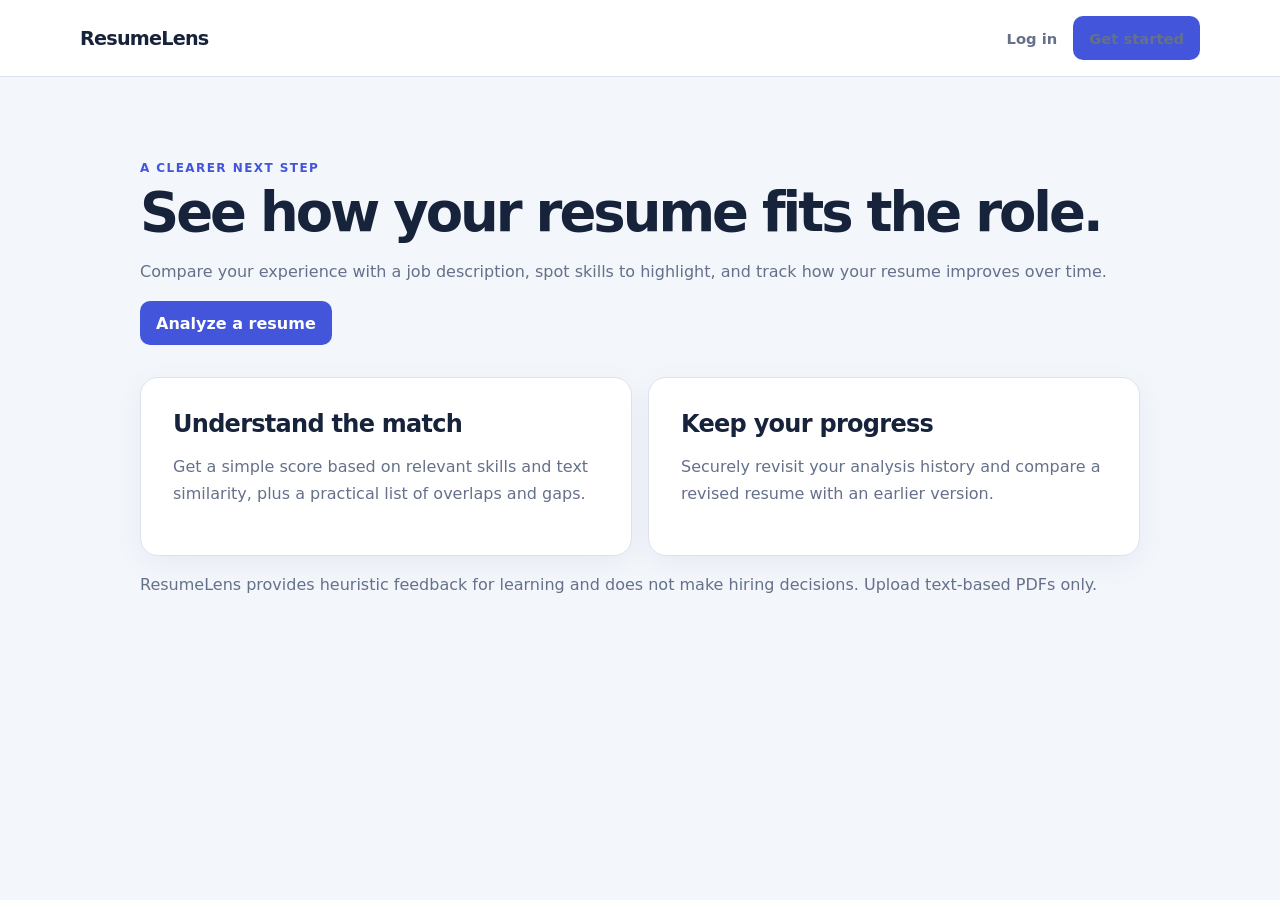
<file: static/index.html>
<!doctype html>
<html lang="en">
<head>
  <meta charset="utf-8"><meta name="viewport" content="width=device-width, initial-scale=1">
  <title>ResumeLens — Find your resume match</title><link rel="stylesheet" href="/static/css/style.css">
</head>
<body>
  <header class="topbar"><a class="brand" href="/">ResumeLens</a><nav class="nav"><a href="/static/login.html">Log in</a><a class="button" href="/static/signup.html">Get started</a></nav></header>
  <main class="container">
    <section class="hero">
      <span class="eyebrow">A clearer next step</span>
      <h1>See how your resume fits the role.</h1>
      <p>Compare your experience with a job description, spot skills to highlight, and track how your resume improves over time.</p>
      <a class="button" href="/static/signup.html">Analyze a resume</a>
    </section>
    <section class="grid">
      <article class="card"><h2>Understand the match</h2><p>Get a simple score based on relevant skills and text similarity, plus a practical list of overlaps and gaps.</p></article>
      <article class="card"><h2>Keep your progress</h2><p>Securely revisit your analysis history and compare a revised resume with an earlier version.</p></article>
    </section>
    <p class="muted">ResumeLens provides heuristic feedback for learning and does not make hiring decisions. Upload text-based PDFs only.</p>
  </main>
</body>
</html>
</file>
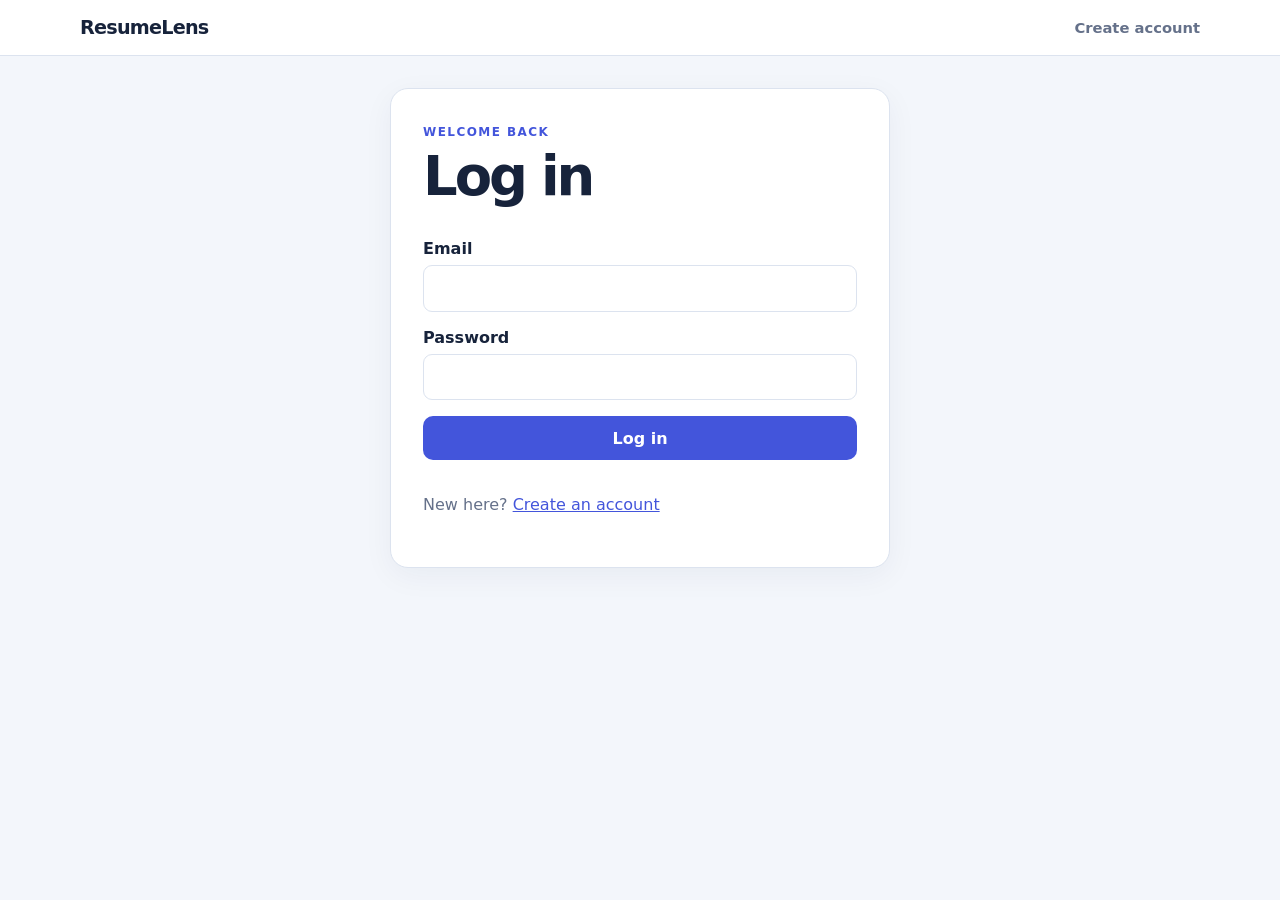
<file: static/analyze.html>
<!doctype html>
<html lang="en">
<head><meta charset="utf-8"><meta name="viewport" content="width=device-width, initial-scale=1"><title>Analyze — ResumeLens</title><link rel="stylesheet" href="/static/css/style.css"></head>
<body>
  <header class="topbar"><a class="brand" href="/">ResumeLens</a><nav class="nav"><a href="/static/analyze.html">Analyze</a><a href="/static/history.html">History</a><a href="#" id="logout">Log out</a></nav></header>
  <main class="container stack">
    <div><span class="eyebrow">Resume analysis</span><h1>Compare with a job</h1><p>Upload a text-based PDF and paste the job description.</p></div>
    <section class="card stack">
      <div id="error" class="notice" role="alert"></div>
      <form id="analyze-form" class="stack">
        <label>Resume PDF (up to 5 MB)<input name="resume" type="file" accept="application/pdf,.pdf" required></label>
        <div class="grid">
          <label>Job title<input name="job_title" maxlength="200" placeholder="e.g. Backend Engineer"></label>
          <label>Compare with earlier analysis (optional)<input name="compare_with" type="number" min="1" placeholder="Analysis ID"></label>
        </div>
        <label>Job description<textarea name="job_description" required placeholder="Paste the job description here..."></textarea></label>
        <button id="submit-button" type="submit">Analyze resume</button>
      </form>
    </section>
    <section id="result" class="stack" aria-live="polite"></section>
  </main>
  <script src="/static/js/api.js"></script><script src="/static/js/app-shell.js"></script><script src="/static/js/analyze.js"></script>
</body></html>
</file>
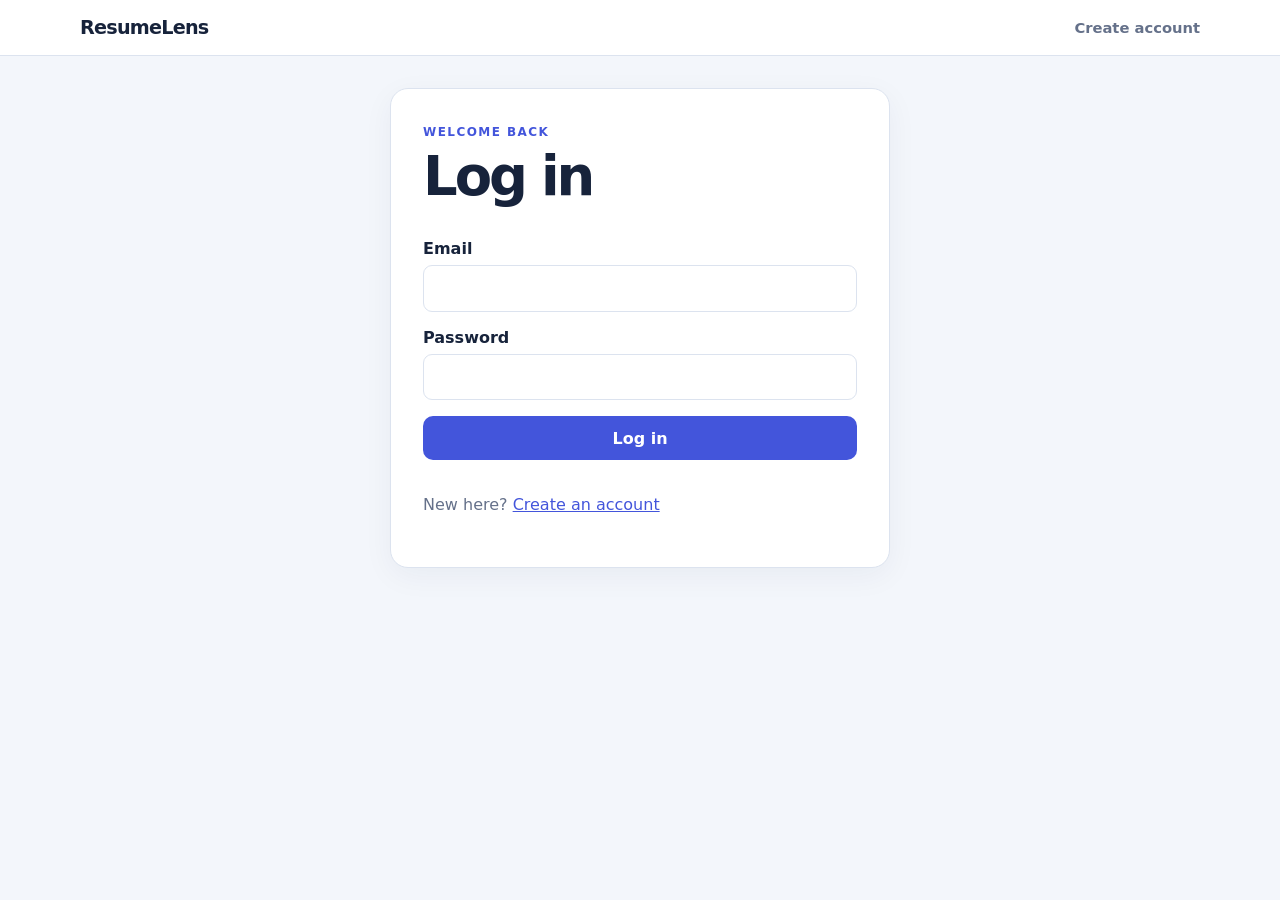
<file: static/detail.html>
<!doctype html>
<html lang="en">
<head><meta charset="utf-8"><meta name="viewport" content="width=device-width, initial-scale=1"><title>Analysis detail — ResumeLens</title><link rel="stylesheet" href="/static/css/style.css"></head>
<body>
  <header class="topbar"><a class="brand" href="/">ResumeLens</a><nav class="nav"><a href="/static/analyze.html">Analyze</a><a href="/static/history.html">History</a><a href="#" id="logout">Log out</a></nav></header>
  <main class="container stack"><div><span class="eyebrow">Saved analysis</span><h1 id="title">Analysis</h1></div>
    <div id="error" class="notice" role="alert"></div><section id="detail" class="stack"></section>
    <div class="actions"><a id="reanalyze" class="button" href="/static/analyze.html">Re-analyze with improved resume</a><button id="delete" class="danger" type="button">Delete analysis</button></div>
  </main>
  <script src="/static/js/api.js"></script><script src="/static/js/app-shell.js"></script><script src="/static/js/detail.js"></script>
</body></html>
</file>
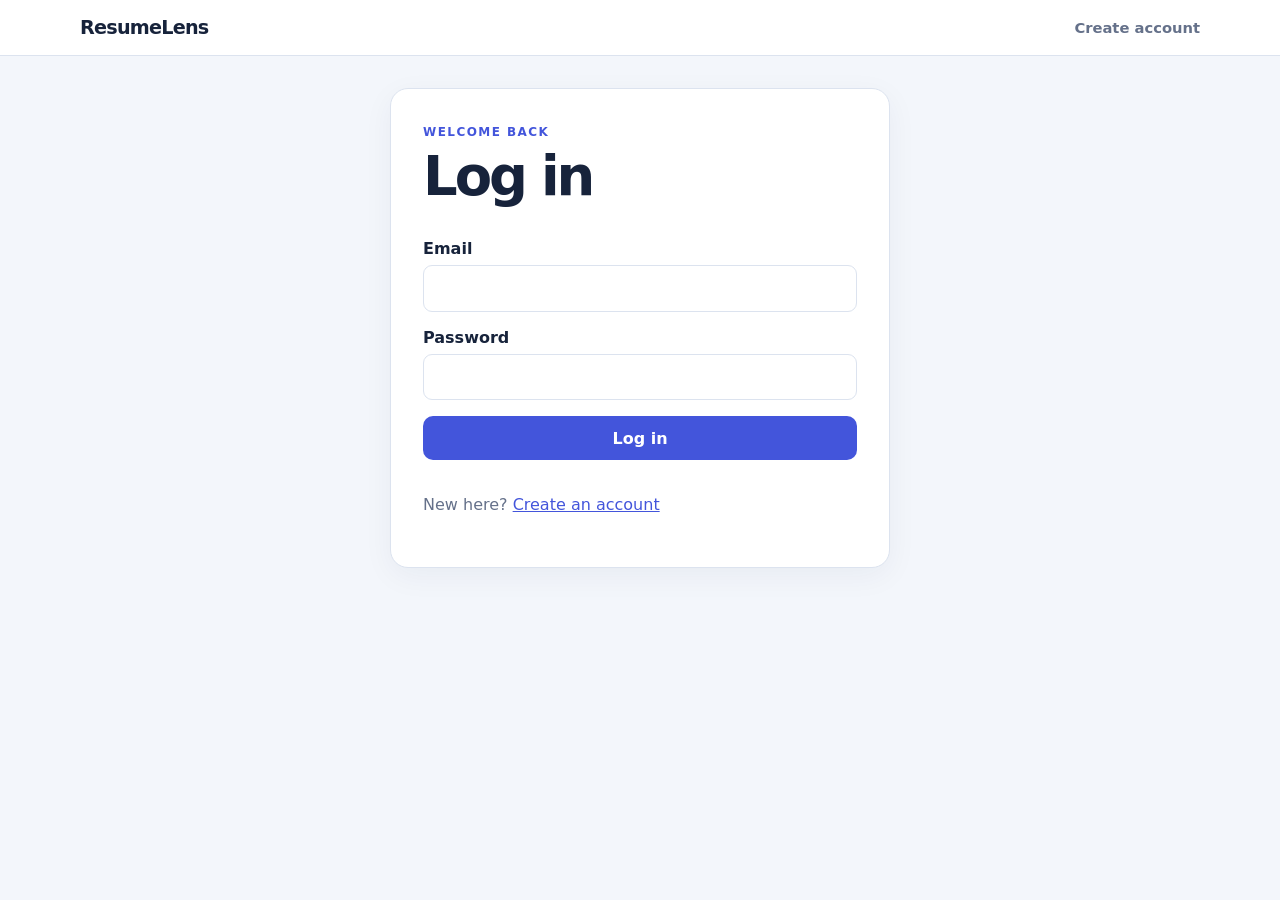
<file: static/history.html>
<!doctype html>
<html lang="en">
<head><meta charset="utf-8"><meta name="viewport" content="width=device-width, initial-scale=1"><title>History — ResumeLens</title><link rel="stylesheet" href="/static/css/style.css"></head>
<body>
  <header class="topbar"><a class="brand" href="/">ResumeLens</a><nav class="nav"><a href="/static/analyze.html">Analyze</a><a href="/static/history.html">History</a><a href="#" id="logout">Log out</a></nav></header>
  <main class="container stack"><div><span class="eyebrow">Your workspace</span><h1>Analysis history</h1><p>Choose an analysis to review or use it as a before-and-after baseline.</p></div>
    <div id="error" class="notice" role="alert"></div><section id="history" class="card"></section>
  </main>
  <script src="/static/js/api.js"></script><script src="/static/js/app-shell.js"></script><script src="/static/js/history.js"></script>
</body></html>
</file>
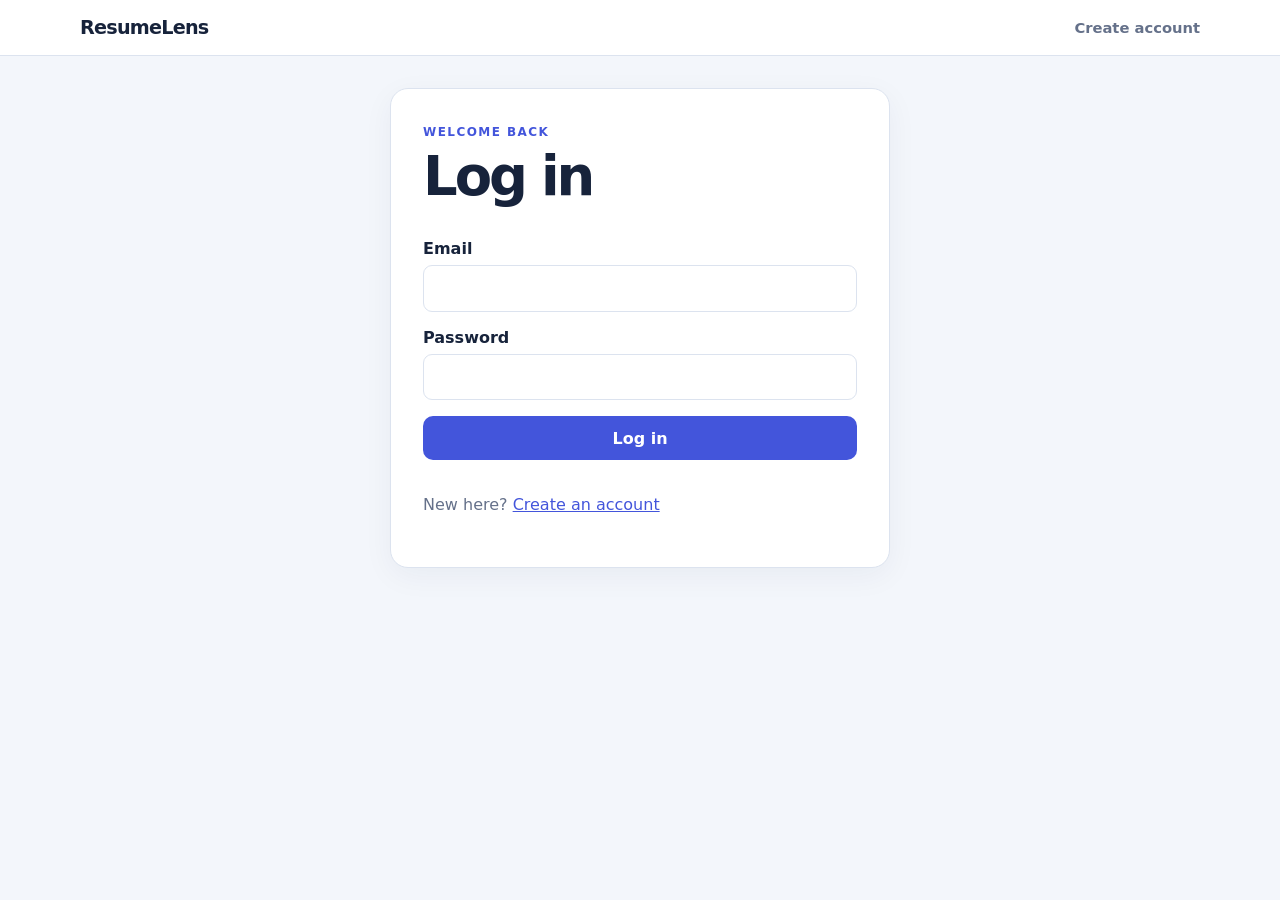
<file: static/login.html>
<!doctype html>
<html lang="en">
<head><meta charset="utf-8"><meta name="viewport" content="width=device-width, initial-scale=1"><title>Log in — ResumeLens</title><link rel="stylesheet" href="/static/css/style.css"></head>
<body>
  <header class="topbar"><a class="brand" href="/">ResumeLens</a><nav class="nav"><a href="/static/signup.html">Create account</a></nav></header>
  <main class="container narrow"><section class="card stack"><div><span class="eyebrow">Welcome back</span><h1>Log in</h1></div>
    <div id="error" class="notice" role="alert"></div>
    <form id="login-form" class="stack">
      <label>Email<input name="email" type="email" autocomplete="email" required></label>
      <label>Password<input name="password" type="password" autocomplete="current-password" required></label>
      <button type="submit">Log in</button>
    </form><p>New here? <a href="/static/signup.html">Create an account</a></p>
  </section></main>
  <script src="/static/js/api.js"></script><script src="/static/js/auth.js"></script>
</body></html>
</file>
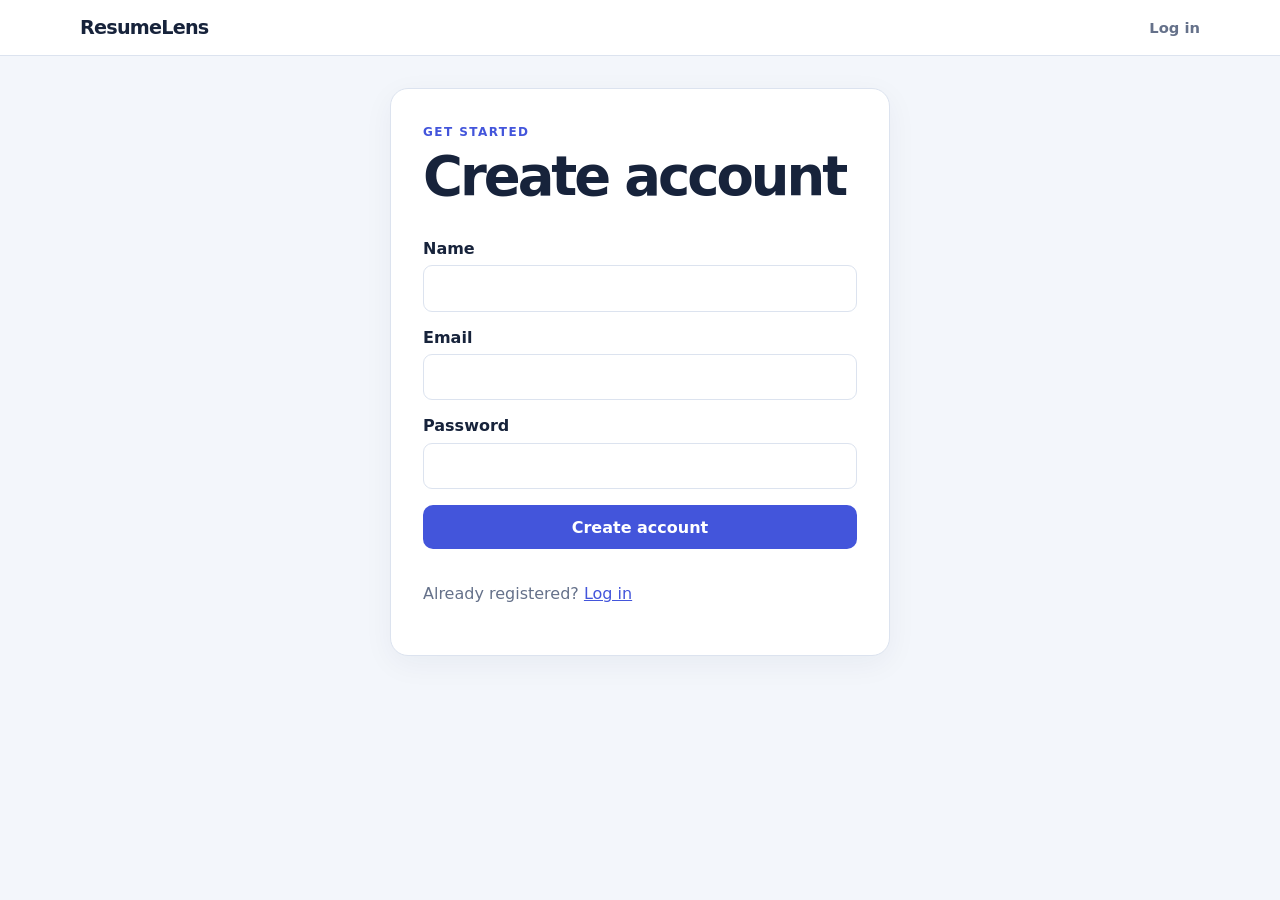
<file: static/signup.html>
<!doctype html>
<html lang="en">
<head><meta charset="utf-8"><meta name="viewport" content="width=device-width, initial-scale=1"><title>Create account — ResumeLens</title><link rel="stylesheet" href="/static/css/style.css"></head>
<body>
  <header class="topbar"><a class="brand" href="/">ResumeLens</a><nav class="nav"><a href="/static/login.html">Log in</a></nav></header>
  <main class="container narrow"><section class="card stack"><div><span class="eyebrow">Get started</span><h1>Create account</h1></div>
    <div id="error" class="notice" role="alert"></div>
    <form id="signup-form" class="stack">
      <label>Name<input name="name" autocomplete="name" maxlength="120" required></label>
      <label>Email<input name="email" type="email" autocomplete="email" required></label>
      <label>Password<input name="password" type="password" minlength="8" maxlength="128" autocomplete="new-password" required></label>
      <button type="submit">Create account</button>
    </form><p>Already registered? <a href="/static/login.html">Log in</a></p>
  </section></main>
  <script src="/static/js/api.js"></script><script src="/static/js/auth.js"></script>
</body></html>
</file>
<file: static/css/style.css>
:root {
  color-scheme: light;
  --ink: #17233b;
  --muted: #65718a;
  --surface: #ffffff;
  --canvas: #f3f6fb;
  --line: #dce3ef;
  --brand: #4355db;
  --brand-dark: #303fb4;
  --green: #16825d;
  --green-bg: #e3f5ed;
  --red: #bd4050;
  --red-bg: #fff0f1;
  --orange: #b46917;
  --orange-bg: #fff1dc;
  font-family: Inter, ui-sans-serif, system-ui, -apple-system, "Segoe UI", sans-serif;
}

* { box-sizing: border-box; }
body { margin: 0; min-height: 100vh; background: var(--canvas); color: var(--ink); }
a { color: var(--brand); }
.topbar { display: flex; justify-content: space-between; align-items: center; gap: 1rem; padding: 1rem max(1.25rem, calc((100% - 1120px) / 2)); background: var(--surface); border-bottom: 1px solid var(--line); }
.brand { color: var(--ink); font-size: 1.2rem; font-weight: 800; letter-spacing: -.04em; text-decoration: none; }
.nav { display: flex; flex-wrap: wrap; align-items: center; gap: 1rem; }
.nav a { color: var(--muted); font-size: .92rem; font-weight: 650; text-decoration: none; }
.nav a:hover { color: var(--brand); }
.container { width: min(100% - 2rem, 1000px); margin: 2rem auto 4rem; }
.narrow { max-width: 500px; }
.hero { padding: 3rem 0 2rem; }
.eyebrow { color: var(--brand); text-transform: uppercase; letter-spacing: .12em; font-size: .75rem; font-weight: 800; }
h1 { margin: .5rem 0 1rem; font-size: clamp(2rem, 5vw, 3.4rem); line-height: 1.08; letter-spacing: -.055em; }
h2 { margin: 0 0 1rem; letter-spacing: -.03em; }
p { line-height: 1.65; color: var(--muted); }
.card { padding: clamp(1.2rem, 3vw, 2rem); background: var(--surface); border: 1px solid var(--line); border-radius: 18px; box-shadow: 0 8px 30px rgb(28 45 80 / 5%); }
.grid { display: grid; grid-template-columns: repeat(2, minmax(0, 1fr)); gap: 1rem; }
.stack { display: grid; gap: 1rem; }
.button, button { display: inline-flex; align-items: center; justify-content: center; min-height: 44px; padding: .7rem 1rem; border: 0; border-radius: 10px; background: var(--brand); color: white; font: inherit; font-weight: 750; text-decoration: none; cursor: pointer; }
.button:hover, button:hover { background: var(--brand-dark); }
.button.secondary, button.secondary { background: #e9edff; color: var(--brand-dark); }
.button.danger, button.danger { background: var(--red-bg); color: var(--red); }
label { display: grid; gap: .45rem; font-weight: 700; }
input, textarea { width: 100%; padding: .8rem .85rem; border: 1px solid var(--line); border-radius: 9px; background: #fff; color: var(--ink); font: inherit; }
input:focus, textarea:focus { outline: 3px solid rgb(67 85 219 / 15%); border-color: var(--brand); }
textarea { min-height: 230px; resize: vertical; }
.muted { color: var(--muted); }
.notice { display: none; padding: .8rem 1rem; border-radius: 9px; background: var(--red-bg); color: var(--red); }
.notice.visible { display: block; }
.success { padding: .8rem 1rem; border-radius: 9px; background: var(--green-bg); color: var(--green); }
.tag-list { display: flex; flex-wrap: wrap; gap: .5rem; }
.tag { padding: .35rem .65rem; border-radius: 999px; background: var(--green-bg); color: var(--green); font-size: .85rem; font-weight: 750; }
.tag.missing { background: var(--red-bg); color: var(--red); }
.score { display: grid; place-items: center; width: 136px; height: 136px; border: 10px solid var(--orange-bg); border-radius: 50%; color: var(--orange); font-size: 2rem; font-weight: 850; }
.score.low { border-color: var(--red-bg); color: var(--red); }
.score.high { border-color: var(--green-bg); color: var(--green); }
.result-header { display: flex; align-items: center; gap: 1.5rem; flex-wrap: wrap; }
.result-header h2 { margin-bottom: .3rem; }
.table-wrap { overflow-x: auto; }
table { width: 100%; border-collapse: collapse; text-align: left; }
th, td { padding: .9rem .6rem; border-bottom: 1px solid var(--line); }
th { color: var(--muted); font-size: .82rem; text-transform: uppercase; letter-spacing: .06em; }
td a { font-weight: 750; text-decoration: none; }
.actions { display: flex; flex-wrap: wrap; gap: .7rem; align-items: center; }
.comparison { padding: .8rem 1rem; border-radius: 10px; background: #eef0ff; color: var(--brand-dark); }
.empty { padding: 2rem; text-align: center; }
@media (max-width: 650px) {
  .topbar { align-items: flex-start; }
  .nav { justify-content: flex-end; gap: .6rem; }
  .grid { grid-template-columns: 1fr; }
  .container { margin-top: 1.2rem; }
}
</file>
